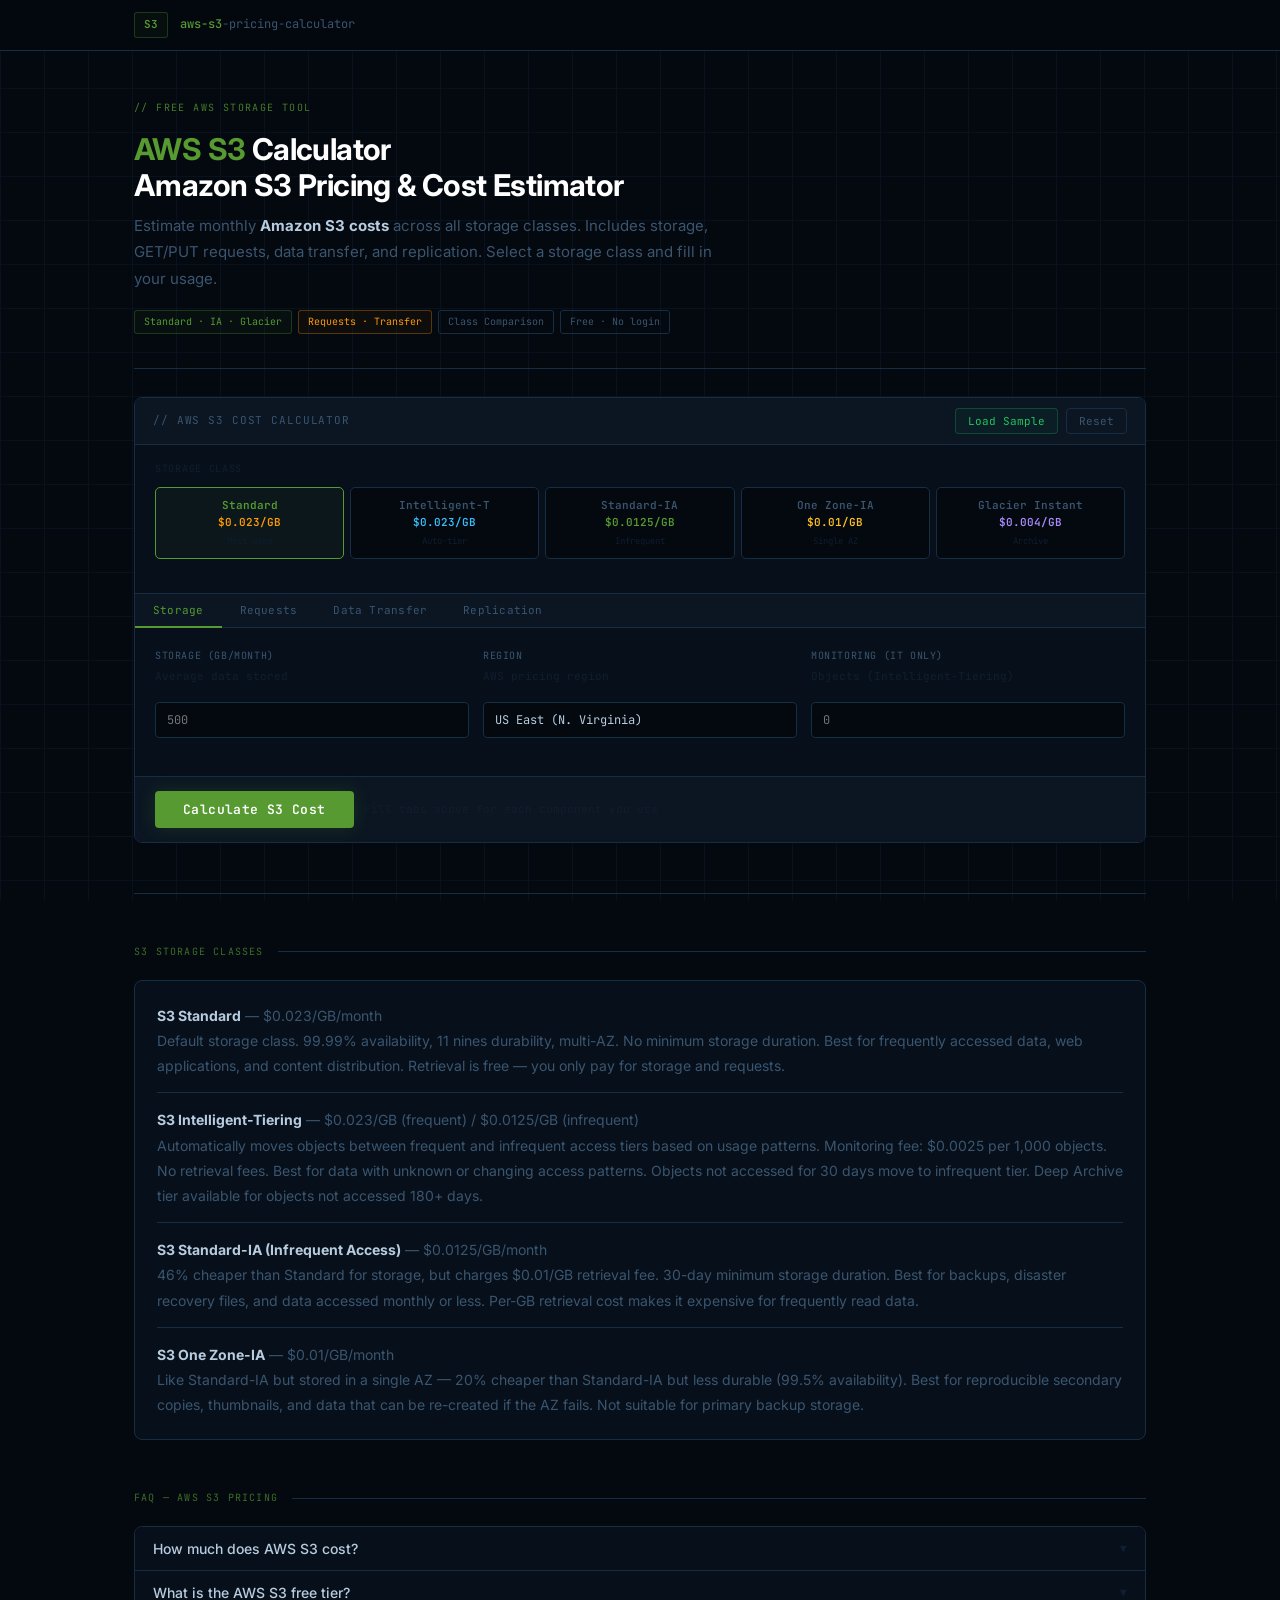
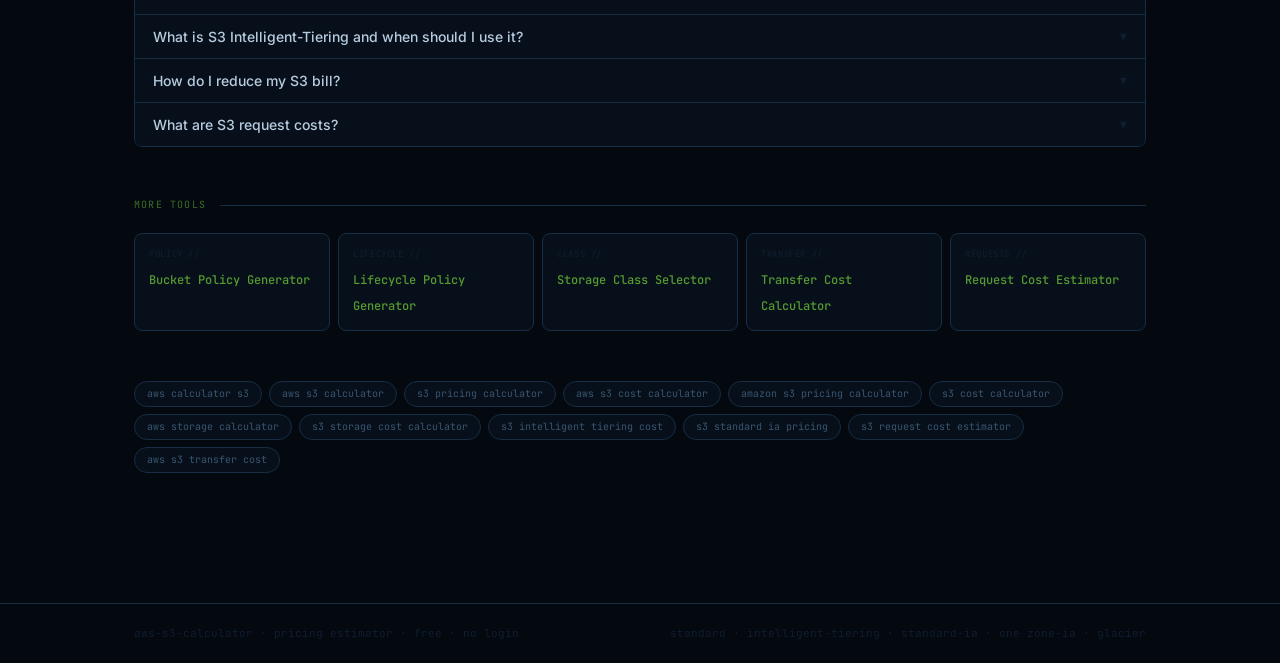
<file: index.html>
<!DOCTYPE html>

<html lang="en">
<head>
<meta charset="UTF-8">
<meta name="viewport" content="width=device-width, initial-scale=1.0">
<meta name="google-site-verification" content="PkLa_ViOo6FAHpvh8SacceMb95o9tePRdrqLNBz9X1M" />
<meta name="robots" content="index, follow">

<title>AWS S3 Calculator – Free Amazon S3 Pricing &amp; Cost Calculator</title>

<meta name="description" content="Free AWS S3 calculator. Estimate monthly Amazon S3 costs by storage class, requests (GET/PUT/LIST), data transfer, and replication. Covers Standard, Intelligent-Tiering, Standard-IA, One Zone-IA, Glacier. No login required.">

<meta name="keywords" content="aws calculator s3, aws s3 calculator, calculator s3 aws, aws s3 cost calculator, s3 pricing calculator, amazon s3 pricing calculator, aws s3 pricing calculator, s3 calculator, s3 cost calculator, s3 price calculator, aws s3 cost estimator, aws storage calculator, aws storage pricing calculator, s3 storage calculator, amazon s3 cost calculator, s3 storage cost calculator">

<link rel="canonical" href="https://franrivalbigprojects.github.io/aws-s3-tools/">

<meta property="og:title" content="AWS S3 Calculator – Amazon S3 Pricing and Cost Estimator">
<meta property="og:description" content="Calculate Amazon S3 monthly costs by storage class, requests, data transfer, and replication. Free, no login.">
<meta property="og:type" content="website">

<link rel="preconnect" href="https://fonts.googleapis.com">
<link rel="preconnect" href="https://fonts.gstatic.com" crossorigin>
<link href="https://fonts.googleapis.com/css2?family=JetBrains+Mono:wght@400;500;600&family=Inter:wght@400;500;600;700&display=swap" rel="stylesheet">

<style>
:root {
  --bg: #04080f;
  --surface: #07101a;
  --surface2: #0b1622;
  --border: #0f1e30;
  --border2: #162d44;
  --s3: #569a31;
  --s3-dim: rgba(86,154,49,0.1);
  --s3-dim2: rgba(86,154,49,0.05);
  --aws: #ff9900;
  --aws-dim: rgba(255,153,0,0.08);
  --aws-dim2: rgba(255,153,0,0.04);
  --blue: #38bdf8;
  --blue-dim: rgba(56,189,248,0.08);
  --green: #22c55e;
  --green-dim: rgba(34,197,94,0.1);
  --green-dim2: rgba(34,197,94,0.05);
  --orange: #f97316;
  --orange-dim: rgba(249,115,22,0.08);
  --yellow: #fbbf24;
  --yellow-dim: rgba(251,191,36,0.08);
  --purple: #a78bfa;
  --purple-dim: rgba(167,139,250,0.08);
  --text: #b8cce0;
  --text-muted: #3a5570;
  --text-dim: #0f1e30;
  --mono: 'JetBrains Mono', monospace;
  --sans: 'Inter', sans-serif;
  --r: 8px;
}

* { box-sizing: border-box; margin: 0; padding: 0; }

body {
  font-family: var(--sans);
  background: var(--bg);
  color: var(--text);
  min-height: 100vh;
  line-height: 1.6;
}

body::after {
  content: "";
  position: fixed;
  inset: 0;
  background-image:
    linear-gradient(var(--border) 1px, transparent 1px),
    linear-gradient(90deg, var(--border) 1px, transparent 1px);
  background-size: 44px 44px;
  opacity: 0.45;
  pointer-events: none;
  z-index: 0;
}

header {
  border-bottom: 1px solid var(--border2);
  position: sticky;
  top: 0;
  z-index: 100;
  background: rgba(4,8,15,0.96);
  backdrop-filter: blur(12px);
}

.header-inner {
  max-width: 1060px;
  margin: 0 auto;
  padding: 0 24px;
  height: 50px;
  display: flex;
  align-items: center;
  gap: 12px;
  position: relative;
  z-index: 1;
}

.logo-pill {
  font-family: var(--mono);
  font-size: 11px;
  font-weight: 600;
  color: var(--s3);
  background: var(--s3-dim2);
  border: 1px solid rgba(86,154,49,0.3);
  border-radius: 3px;
  padding: 3px 9px;
}

.logo-text {
  font-family: var(--mono);
  font-size: 12px;
  color: var(--text-muted);
}

.logo-text strong { color: var(--s3); font-weight: 500; }

.wrapper {
  max-width: 1060px;
  margin: 0 auto;
  padding: 0 24px 80px;
  position: relative;
  z-index: 1;
}

/* HERO */
.hero {
  padding: 48px 0 34px;
  border-bottom: 1px solid var(--border2);
  margin-bottom: 28px;
}

.hero-eyebrow {
  font-family: var(--mono);
  font-size: 10px;
  letter-spacing: 0.14em;
  text-transform: uppercase;
  color: var(--s3);
  margin-bottom: 14px;
  opacity: 0.8;
}

h1 {
  font-size: clamp(22px, 3.2vw, 30px);
  font-weight: 700;
  color: #fff;
  margin-bottom: 10px;
  letter-spacing: -0.02em;
  line-height: 1.2;
}

h1 em { font-style: normal; color: var(--s3); }

.hero-sub {
  font-size: 15px;
  color: var(--text-muted);
  max-width: 600px;
  line-height: 1.75;
  margin-bottom: 18px;
}

.hero-sub strong { color: var(--text); }

.pill-row { display: flex; flex-wrap: wrap; gap: 6px; }

.pill {
  font-family: var(--mono);
  font-size: 10px;
  padding: 3px 9px;
  border-radius: 3px;
  border: 1px solid;
}

.pill-s3  { color: var(--s3);  background: var(--s3-dim2);  border-color: rgba(86,154,49,0.3); }
.pill-aws { color: var(--aws); background: var(--aws-dim2); border-color: rgba(255,153,0,0.3); }
.pill-dim { color: var(--text-muted); border-color: var(--border2); }

/* TOOL */
.tool-shell {
  background: var(--surface);
  border: 1px solid var(--border2);
  border-radius: var(--r);
  overflow: hidden;
  margin-bottom: 18px;
}

.tool-topbar {
  background: var(--surface2);
  border-bottom: 1px solid var(--border2);
  padding: 10px 18px;
  display: flex;
  align-items: center;
  justify-content: space-between;
  flex-wrap: wrap;
  gap: 8px;
}

.topbar-label {
  font-family: var(--mono);
  font-size: 11px;
  color: var(--text-muted);
  text-transform: uppercase;
  letter-spacing: 0.08em;
}

.btn-sm {
  font-family: var(--mono);
  font-size: 11px;
  padding: 5px 12px;
  border-radius: 4px;
  cursor: pointer;
  border: 1px solid;
  transition: opacity 0.15s;
}

.btn-sm:hover { opacity: 0.75; }
.btn-s3    { background: var(--s3-dim2); color: var(--s3); border-color: rgba(86,154,49,0.3); }
.btn-ghost { background: transparent; color: var(--text-muted); border-color: var(--border2); }
.btn-green { background: var(--green-dim2); color: var(--green); border-color: rgba(34,197,94,0.25); }

/* TABS */
.calc-tabs {
  display: flex;
  border-bottom: 1px solid var(--border2);
  background: var(--surface2);
}

.ctab {
  padding: 9px 18px;
  font-family: var(--mono);
  font-size: 11px;
  color: var(--text-muted);
  cursor: pointer;
  border: none;
  background: transparent;
  border-bottom: 2px solid transparent;
  margin-bottom: -1px;
  transition: color 0.15s;
  letter-spacing: 0.02em;
}

.ctab.active { color: var(--s3); border-bottom-color: var(--s3); }
.ctab:hover:not(.active) { color: var(--text); }

.ctpanel { display: none; padding: 20px; }
.ctpanel.active { display: block; }

/* FORM */
.form-grid {
  display: grid;
  grid-template-columns: 1fr 1fr 1fr;
  gap: 14px;
  margin-bottom: 18px;
}

.field { display: flex; flex-direction: column; gap: 5px; }

.field-label {
  font-family: var(--mono);
  font-size: 10px;
  color: var(--text-muted);
  letter-spacing: 0.06em;
  text-transform: uppercase;
}

.field-hint {
  font-size: 11px;
  color: var(--text-dim);
  font-family: var(--mono);
  margin-top: -2px;
}

.s3-input, .s3-select {
  background: var(--bg);
  border: 1px solid var(--border2);
  border-radius: 4px;
  padding: 9px 11px;
  font-family: var(--mono);
  font-size: 12px;
  color: var(--text);
  width: 100%;
  -webkit-appearance: none;
  transition: border-color 0.2s;
}

.s3-input:focus, .s3-select:focus {
  outline: none;
  border-color: rgba(86,154,49,0.35);
}

.s3-select option { background: #0b1622; }

/* Storage class row */
.sc-grid {
  display: grid;
  grid-template-columns: repeat(5, 1fr);
  gap: 6px;
  margin-bottom: 18px;
}

.sc-btn {
  background: var(--bg);
  border: 1px solid var(--border2);
  border-radius: 5px;
  padding: 10px 6px;
  text-align: center;
  cursor: pointer;
  transition: all 0.15s;
}

.sc-btn:hover { border-color: rgba(86,154,49,0.3); }

.sc-btn.active {
  border-color: var(--s3);
  background: var(--s3-dim2);
}

.scb-name {
  font-family: var(--mono);
  font-size: 11px;
  font-weight: 600;
  color: var(--text-muted);
  display: block;
  margin-bottom: 2px;
  line-height: 1.3;
}

.sc-btn.active .scb-name { color: var(--s3); }

.scb-price {
  font-family: var(--mono);
  font-size: 11px;
  font-weight: 600;
  display: block;
  margin-bottom: 2px;
}

.scb-note {
  font-family: var(--mono);
  font-size: 9px;
  color: var(--text-dim);
  display: block;
}

/* Calc bar */
.calc-bar {
  padding: 14px 20px;
  background: var(--surface2);
  border-top: 1px solid var(--border2);
  display: flex;
  gap: 10px;
  align-items: center;
}

.btn-calc {
  padding: 10px 28px;
  font-family: var(--mono);
  font-size: 13px;
  font-weight: 600;
  background: var(--s3);
  color: #fff;
  border: none;
  border-radius: 4px;
  cursor: pointer;
  letter-spacing: 0.03em;
  transition: opacity 0.15s, box-shadow 0.15s;
  box-shadow: 0 0 18px rgba(86,154,49,0.2);
}

.btn-calc:hover { opacity: 0.87; box-shadow: 0 0 26px rgba(86,154,49,0.35); }

/* RESULTS */
#resultsWrap { display: none; }

.results-cards {
  display: grid;
  grid-template-columns: repeat(4, 1fr);
  gap: 10px;
  margin-bottom: 14px;
}

.res-card {
  background: var(--surface2);
  border: 1px solid var(--border2);
  border-radius: var(--r);
  padding: 16px;
  position: relative;
  overflow: hidden;
}

.res-card::before {
  content: '';
  position: absolute;
  top: 0; left: 0; right: 0;
  height: 2px;
}

.rc-s3::before    { background: var(--s3); }
.rc-blue::before  { background: var(--blue); }
.rc-aws::before   { background: var(--aws); }
.rc-purple::before{ background: var(--purple); }

.rc-label { font-family: var(--mono); font-size: 9px; text-transform: uppercase; letter-spacing: 0.1em; color: var(--text-dim); margin-bottom: 8px; }
.rc-val   { font-family: var(--mono); font-size: 22px; font-weight: 600; line-height: 1; margin-bottom: 3px; }
.rc-sub   { font-family: var(--mono); font-size: 10px; color: var(--text-muted); }

.breakdown {
  background: var(--surface);
  border: 1px solid var(--border2);
  border-radius: var(--r);
  overflow: hidden;
  margin-bottom: 14px;
}

.bt-head {
  background: var(--surface2);
  border-bottom: 1px solid var(--border2);
  padding: 8px 16px;
  font-family: var(--mono);
  font-size: 10px;
  text-transform: uppercase;
  letter-spacing: 0.08em;
  color: var(--text-muted);
}

.bt-row {
  display: flex;
  justify-content: space-between;
  align-items: center;
  padding: 9px 16px;
  border-bottom: 1px solid var(--border2);
  font-family: var(--mono);
  font-size: 12px;
}

.bt-row:last-child { border-bottom: none; }
.bt-row:hover { background: rgba(86,154,49,0.02); }
.bt-key   { color: var(--text-muted); }
.bt-val   { color: var(--text); }
.bt-total { color: var(--s3); font-size: 14px; font-weight: 600; }

/* Class comparison */
.cmp-table {
  background: var(--surface);
  border: 1px solid var(--border2);
  border-radius: var(--r);
  overflow: hidden;
  margin-bottom: 14px;
}

.cmp-row {
  display: grid;
  grid-template-columns: 170px 1fr 1fr 1fr 1fr 1fr;
  border-bottom: 1px solid var(--border2);
}

.cmp-row:last-child { border-bottom: none; }
.cmp-row.cmp-head   { background: var(--surface2); }
.cmp-row.cmp-active { background: var(--s3-dim2); }

.cmp-cell {
  padding: 9px 10px;
  font-family: var(--mono);
  font-size: 11px;
  color: var(--text-muted);
  border-right: 1px solid var(--border2);
  display: flex;
  align-items: center;
}

.cmp-cell:last-child { border-right: none; }
.cmp-head .cmp-cell { font-size: 10px; color: var(--text-dim); text-transform: uppercase; letter-spacing: 0.05em; }
.cmp-row.cmp-active .cmp-cell { color: var(--s3); }

/* DIVIDER */
hr.divider { border: none; border-top: 1px solid var(--border2); margin: 50px 0; }

.content-section { margin-bottom: 50px; }

.sec-head {
  display: flex;
  align-items: center;
  gap: 14px;
  margin-bottom: 20px;
}

.sec-label {
  font-family: var(--mono);
  font-size: 10px;
  text-transform: uppercase;
  letter-spacing: 0.12em;
  color: var(--s3);
  white-space: nowrap;
  opacity: 0.7;
}

.sec-rule { flex: 1; height: 1px; background: var(--border2); }

p { font-size: 14px; color: var(--text-muted); line-height: 1.8; margin-bottom: 10px; }
p strong { color: var(--text); }

code {
  font-family: var(--mono);
  font-size: 12px;
  background: var(--surface2);
  color: var(--s3);
  padding: 2px 7px;
  border-radius: 3px;
  border: 1px solid var(--border2);
}

.dense-block {
  background: var(--surface);
  border: 1px solid var(--border2);
  border-radius: var(--r);
  padding: 22px;
  margin-top: 14px;
}

.dense-block p { margin-bottom: 14px; padding-bottom: 14px; border-bottom: 1px solid var(--border2); }
.dense-block p:last-child { margin-bottom: 0; padding-bottom: 0; border-bottom: none; }

.faq-list {
  margin-top: 14px;
  border: 1px solid var(--border2);
  border-radius: var(--r);
  overflow: hidden;
}

.faq-item { border-bottom: 1px solid var(--border2); }
.faq-item:last-child { border-bottom: none; }

.faq-q {
  width: 100%;
  text-align: left;
  background: var(--surface);
  border: none;
  padding: 13px 18px;
  font-size: 14px;
  font-weight: 500;
  color: var(--text);
  font-family: var(--sans);
  cursor: pointer;
  display: flex;
  justify-content: space-between;
  align-items: center;
  gap: 12px;
  transition: background 0.15s;
}

.faq-q:hover { background: var(--s3-dim2); }
.faq-arrow { font-family: var(--mono); font-size: 11px; color: var(--text-dim); transition: transform 0.2s; flex-shrink: 0; }
.faq-item.open .faq-arrow { transform: rotate(180deg); }

.faq-a {
  display: none;
  padding: 0 18px 13px;
  font-size: 13px;
  color: var(--text-muted);
  line-height: 1.75;
  border-top: 1px solid var(--border2);
  background: var(--bg);
}

.faq-item.open .faq-a { display: block; }
.faq-a code { font-family: var(--mono); font-size: 11px; color: var(--s3); background: var(--s3-dim2); border-radius: 3px; padding: 1px 5px; }

.other-tools {
  display: grid;
  grid-template-columns: repeat(auto-fill, minmax(180px, 1fr));
  gap: 8px;
  margin-top: 12px;
}

.otl {
  background: var(--surface);
  border: 1px solid var(--border2);
  border-radius: var(--r);
  padding: 12px 14px;
  text-decoration: none;
  display: block;
  transition: border-color 0.15s;
}

.otl:hover { border-color: rgba(86,154,49,0.3); }
.otl-eye  { font-family: var(--mono); font-size: 9px; color: var(--text-dim); text-transform: uppercase; letter-spacing: 0.07em; margin-bottom: 4px; }
.otl-name { font-family: var(--mono); font-size: 12px; color: var(--s3); font-weight: 500; }

.tag-cloud { display: flex; flex-wrap: wrap; gap: 7px; margin-bottom: 50px; }

.tag {
  font-family: var(--mono);
  font-size: 10px;
  color: var(--text-muted);
  background: var(--surface);
  border: 1px solid var(--border2);
  border-radius: 100px;
  padding: 4px 12px;
  cursor: default;
  transition: color 0.15s, border-color 0.15s;
}

.tag:hover { color: var(--s3); border-color: rgba(86,154,49,0.3); }

footer { border-top: 1px solid var(--border2); padding: 20px 0; position: relative; z-index: 1; }

.footer-inner {
  max-width: 1060px;
  margin: 0 auto;
  padding: 0 24px;
  display: flex;
  justify-content: space-between;
  align-items: center;
  flex-wrap: wrap;
  gap: 8px;
}

footer p { font-family: var(--mono); font-size: 11px; color: var(--text-dim); margin: 0; }

@media (max-width: 700px) {
  .sc-grid  { grid-template-columns: repeat(3, 1fr); }
  .form-grid { grid-template-columns: 1fr 1fr; }
  .results-cards { grid-template-columns: 1fr 1fr; }
  .cmp-row { grid-template-columns: 110px repeat(5, 1fr); font-size: 10px; }
}
</style>

<script type="application/ld+json">
{
  "@context": "https://schema.org",
  "@type": "SoftwareApplication",
  "name": "AWS S3 Calculator",
  "applicationCategory": "DeveloperApplication",
  "operatingSystem": "Web",
  "offers": { "@type": "Offer", "price": "0", "priceCurrency": "USD" },
  "description": "Free Amazon S3 pricing calculator. Estimate monthly S3 costs for all storage classes: Standard, Intelligent-Tiering, Standard-IA, One Zone-IA, and Glacier. Includes storage, GET/PUT/LIST requests, data transfer, and replication costs.",
  "featureList": "S3 Standard cost, S3 Intelligent-Tiering, Standard-IA cost, One Zone-IA, Glacier Instant, storage class comparison, request cost estimator, data transfer cost, replication cost"
}
</script>

<script type="application/ld+json">
{
  "@context": "https://schema.org",
  "@type": "FAQPage",
  "mainEntity": [
    {
      "@type": "Question",
      "name": "How much does AWS S3 cost per GB?",
      "acceptedAnswer": {
        "@type": "Answer",
        "text": "AWS S3 storage costs (US East, first 50TB): S3 Standard ~$0.023/GB/month. S3 Intelligent-Tiering ~$0.023/GB (frequent) / $0.0125/GB (infrequent). S3 Standard-IA ~$0.0125/GB. S3 One Zone-IA ~$0.01/GB. S3 Glacier Instant ~$0.004/GB. S3 Glacier Flexible ~$0.0036/GB. S3 Glacier Deep Archive ~$0.00099/GB. Request and data transfer costs are additional."
      }
    },
    {
      "@type": "Question",
      "name": "What does the AWS S3 calculator include?",
      "acceptedAnswer": {
        "@type": "Answer",
        "text": "The S3 cost calculator covers: (1) Storage cost by class and size. (2) Request costs — PUT, COPY, POST, LIST cost $0.005/1000 requests; GET, SELECT, others cost $0.0004/1000 requests. (3) Data transfer out — first 100GB/month free, then $0.09/GB up to 10TB. (4) S3 Replication — adds storage cost in the destination region plus replication request fees."
      }
    },
    {
      "@type": "Question",
      "name": "What is the cheapest AWS S3 storage class?",
      "acceptedAnswer": {
        "@type": "Answer",
        "text": "S3 Glacier Deep Archive at ~$0.00099/GB/month is the cheapest storage class — 23x cheaper than S3 Standard. However it has a 180-day minimum and 12-48 hour retrieval time. For active data with infrequent access, S3 Standard-IA at $0.0125/GB or One Zone-IA at $0.01/GB are the cheapest with fast retrieval."
      }
    }
  ]
}
</script>

</head>

<body>

<header>
  <div class="header-inner">
    <span class="logo-pill">S3</span>
    <span class="logo-text"><strong>aws-s3</strong>-pricing-calculator</span>
  </div>
</header>

<div class="wrapper">

  <!-- HERO -->

  <section class="hero">
    <p class="hero-eyebrow">// Free AWS Storage Tool</p>
    <h1><em>AWS S3</em> Calculator<br>Amazon S3 Pricing &amp; Cost Estimator</h1>
    <p class="hero-sub">
      Estimate monthly <strong>Amazon S3 costs</strong> across all storage classes. Includes storage, GET/PUT requests, data transfer, and replication. Select a storage class and fill in your usage.
    </p>
    <div class="pill-row">
      <span class="pill pill-s3">Standard · IA · Glacier</span>
      <span class="pill pill-aws">Requests · Transfer</span>
      <span class="pill pill-dim">Class Comparison</span>
      <span class="pill pill-dim">Free · No login</span>
    </div>
  </section>

  <!-- TOOL -->

  <div class="tool-shell">
    <div class="tool-topbar">
      <span class="topbar-label">// AWS S3 Cost Calculator</span>
      <div style="display:flex;gap:8px;">
        <button class="btn-sm btn-green" onclick="loadSample()">Load Sample</button>
        <button class="btn-sm btn-ghost" onclick="resetCalc()">Reset</button>
      </div>
    </div>


<!-- Storage class selector -->
<div style="padding:16px 20px 0;border-bottom:1px solid var(--border2);padding-bottom:16px;">
  <div style="font-family:var(--mono);font-size:10px;color:var(--text-dim);text-transform:uppercase;letter-spacing:0.07em;margin-bottom:10px;">Storage Class</div>
  <div class="sc-grid" id="scGrid"></div>
</div>

<!-- Tabs -->
<div class="calc-tabs">
  <button class="ctab active" id="ctab-storage" onclick="switchCtab('storage')">Storage</button>
  <button class="ctab" id="ctab-requests" onclick="switchCtab('requests')">Requests</button>
  <button class="ctab" id="ctab-transfer" onclick="switchCtab('transfer')">Data Transfer</button>
  <button class="ctab" id="ctab-replication" onclick="switchCtab('replication')">Replication</button>
</div>

<!-- Storage tab -->
<div class="ctpanel active" id="ctpanel-storage">
  <div class="form-grid">
    <div class="field">
      <label class="field-label">Storage (GB/month)</label>
      <p class="field-hint">Average data stored</p>
      <input class="s3-input" type="number" id="storageGB" placeholder="500" min="0">
    </div>
    <div class="field">
      <label class="field-label">Region</label>
      <p class="field-hint">AWS pricing region</p>
      <select class="s3-select" id="regionSelect">
        <option value="use1">US East (N. Virginia)</option>
        <option value="usw2">US West (Oregon)</option>
        <option value="euw1">EU West (Ireland)</option>
        <option value="apse1">AP Southeast (Singapore)</option>
        <option value="apne1">AP Northeast (Tokyo)</option>
      </select>
    </div>
    <div class="field">
      <label class="field-label">Monitoring (IT only)</label>
      <p class="field-hint">Objects (Intelligent-Tiering)</p>
      <input class="s3-input" type="number" id="itObjects" placeholder="0" min="0">
    </div>
  </div>
</div>

<!-- Requests tab -->
<div class="ctpanel" id="ctpanel-requests">
  <div class="form-grid">
    <div class="field">
      <label class="field-label">PUT / COPY / POST (thousands)</label>
      <p class="field-hint">Write requests / month</p>
      <input class="s3-input" type="number" id="putReqs" placeholder="100" min="0">
    </div>
    <div class="field">
      <label class="field-label">GET / SELECT (thousands)</label>
      <p class="field-hint">Read requests / month</p>
      <input class="s3-input" type="number" id="getReqs" placeholder="500" min="0">
    </div>
    <div class="field">
      <label class="field-label">LIST requests (thousands)</label>
      <p class="field-hint">Bucket list operations</p>
      <input class="s3-input" type="number" id="listReqs" placeholder="10" min="0">
    </div>
  </div>
</div>

<!-- Transfer tab -->
<div class="ctpanel" id="ctpanel-transfer">
  <div class="form-grid">
    <div class="field">
      <label class="field-label">Transfer Out to Internet (GB)</label>
      <p class="field-hint">First 100 GB/month free</p>
      <input class="s3-input" type="number" id="transferOut" placeholder="200" min="0">
    </div>
    <div class="field">
      <label class="field-label">Transfer to CloudFront (GB)</label>
      <p class="field-hint">Free via CloudFront</p>
      <input class="s3-input" type="number" id="transferCF" placeholder="0" min="0">
    </div>
    <div class="field">
      <label class="field-label">Cross-Region Transfer (GB)</label>
      <p class="field-hint">~$0.02/GB</p>
      <input class="s3-input" type="number" id="transferCR" placeholder="0" min="0">
    </div>
  </div>
</div>

<!-- Replication tab -->
<div class="ctpanel" id="ctpanel-replication">
  <div class="form-grid">
    <div class="field">
      <label class="field-label">Replicated Data (GB)</label>
      <p class="field-hint">Adds dest. region storage cost</p>
      <input class="s3-input" type="number" id="replGB" placeholder="0" min="0">
    </div>
    <div class="field">
      <label class="field-label">Replication Requests (thousands)</label>
      <p class="field-hint">PUT reqs in dest. region</p>
      <input class="s3-input" type="number" id="replReqs" placeholder="0" min="0">
    </div>
  </div>
</div>

<div class="calc-bar">
  <button class="btn-calc" onclick="calcS3()">Calculate S3 Cost</button>
  <span style="font-family:var(--mono);font-size:11px;color:var(--text-dim);">Fill tabs above for each component you use</span>
</div>


  </div>

  <!-- RESULTS -->

  <div id="resultsWrap">
    <div class="results-cards" id="resultsCards"></div>
    <div class="breakdown" id="breakdownTable"></div>
    <div class="cmp-table" id="cmpTable"></div>
  </div>

  <hr class="divider">

  <section class="content-section">
    <div class="sec-head">
      <span class="sec-label">S3 Storage Classes</span>
      <span class="sec-rule"></span>
    </div>
    <div class="dense-block">
      <p><strong>S3 Standard</strong> — $0.023/GB/month<br>
      Default storage class. 99.99% availability, 11 nines durability, multi-AZ. No minimum storage duration. Best for frequently accessed data, web applications, and content distribution. Retrieval is free — you only pay for storage and requests.</p>


  <p><strong>S3 Intelligent-Tiering</strong> — $0.023/GB (frequent) / $0.0125/GB (infrequent)<br>
  Automatically moves objects between frequent and infrequent access tiers based on usage patterns. Monitoring fee: $0.0025 per 1,000 objects. No retrieval fees. Best for data with unknown or changing access patterns. Objects not accessed for 30 days move to infrequent tier. Deep Archive tier available for objects not accessed 180+ days.</p>

  <p><strong>S3 Standard-IA (Infrequent Access)</strong> — $0.0125/GB/month<br>
  46% cheaper than Standard for storage, but charges $0.01/GB retrieval fee. 30-day minimum storage duration. Best for backups, disaster recovery files, and data accessed monthly or less. Per-GB retrieval cost makes it expensive for frequently read data.</p>

  <p><strong>S3 One Zone-IA</strong> — $0.01/GB/month<br>
  Like Standard-IA but stored in a single AZ — 20% cheaper than Standard-IA but less durable (99.5% availability). Best for reproducible secondary copies, thumbnails, and data that can be re-created if the AZ fails. Not suitable for primary backup storage.</p>
</div>


  </section>

  <section class="content-section">
    <div class="sec-head">
      <span class="sec-label">FAQ — AWS S3 Pricing</span>
      <span class="sec-rule"></span>
    </div>
    <div class="faq-list">
      <div class="faq-item">
        <button class="faq-q" onclick="toggleFaq(this)">How much does AWS S3 cost?<span class="faq-arrow">&#9660;</span></button>
        <div class="faq-a">S3 Standard: ~$0.023/GB/month. First 50TB discounted; above 500TB at $0.021/GB. Plus request costs: PUT/COPY $0.005 per 1,000 requests, GET $0.0004 per 1,000. Data transfer out first 100GB/month free, then $0.09/GB up to 10TB. Most small projects pay under $5/month. The AWS Free Tier includes 5GB Standard, 20,000 GET requests, and 2,000 PUT requests per month for 12 months.</div>
      </div>
      <div class="faq-item">
        <button class="faq-q" onclick="toggleFaq(this)">What is the AWS S3 free tier?<span class="faq-arrow">&#9660;</span></button>
        <div class="faq-a">New AWS accounts get 12 months free: 5 GB of S3 Standard storage, 20,000 GET requests, 2,000 PUT/COPY/POST/LIST requests, and 15 GB of data transfer out per month. After 12 months, standard rates apply. Some services like AWS Lambda have a permanent free tier, but S3 storage free tier expires after 12 months.</div>
      </div>
      <div class="faq-item">
        <button class="faq-q" onclick="toggleFaq(this)">What is S3 Intelligent-Tiering and when should I use it?<span class="faq-arrow">&#9660;</span></button>
        <div class="faq-a">Intelligent-Tiering automatically moves objects between access tiers based on usage. Objects not accessed for 30 days move to Infrequent tier (50% cheaper). Objects not accessed for 90 days can move to Archive Instant tier. No retrieval fees. Monitoring fee: $0.0025 per 1,000 objects. Best for large datasets with unpredictable access. Not cost-effective for objects under 128KB or data accessed frequently.</div>
      </div>
      <div class="faq-item">
        <button class="faq-q" onclick="toggleFaq(this)">How do I reduce my S3 bill?<span class="faq-arrow">&#9660;</span></button>
        <div class="faq-a">Key optimizations: (1) Use lifecycle policies to automatically move infrequently accessed objects to Standard-IA or Glacier. (2) Enable Intelligent-Tiering for large buckets with unpredictable access. (3) Use CloudFront in front of S3 — transfer from S3 to CloudFront is free. (4) Delete incomplete multipart uploads (hidden cost). (5) Compress objects before storing to reduce GB. (6) Use S3 Storage Lens to identify unused buckets and large objects.</div>
      </div>
      <div class="faq-item">
        <button class="faq-q" onclick="toggleFaq(this)">What are S3 request costs?<span class="faq-arrow">&#9660;</span></button>
        <div class="faq-a">PUT, COPY, POST, LIST: $0.005 per 1,000 requests. GET, SELECT, and all other requests: $0.0004 per 1,000 requests. Lifecycle transition requests: $0.01 per 1,000. For Standard-IA and One Zone-IA, GET requests also include a $0.01/GB retrieval fee. High-volume applications with millions of requests pay significant request costs — use caching to minimize GET requests.</div>
      </div>
    </div>
  </section>

  <section class="content-section">
    <div class="sec-head">
      <span class="sec-label">More Tools</span>
      <span class="sec-rule"></span>
    </div>
    <div class="other-tools">
      <a href="s3_bucket_policy_generator/" class="otl"><p class="otl-eye">policy //</p><span class="otl-name">Bucket Policy Generator</span></a>
      <a href="s3_lifecycle_policy_generator/" class="otl"><p class="otl-eye">lifecycle //</p><span class="otl-name">Lifecycle Policy Generator</span></a>
      <a href="s3_storage_class_selector/" class="otl"><p class="otl-eye">class //</p><span class="otl-name">Storage Class Selector</span></a>
      <a href="s3_transfer_cost_calculator/" class="otl"><p class="otl-eye">transfer //</p><span class="otl-name">Transfer Cost Calculator</span></a>
      <a href="s3_request_cost_estimator/" class="otl"><p class="otl-eye">requests //</p><span class="otl-name">Request Cost Estimator</span></a>
    </div>
  </section>

  <div class="tag-cloud">
    <span class="tag">aws calculator s3</span>
    <span class="tag">aws s3 calculator</span>
    <span class="tag">s3 pricing calculator</span>
    <span class="tag">aws s3 cost calculator</span>
    <span class="tag">amazon s3 pricing calculator</span>
    <span class="tag">s3 cost calculator</span>
    <span class="tag">aws storage calculator</span>
    <span class="tag">s3 storage cost calculator</span>
    <span class="tag">s3 intelligent tiering cost</span>
    <span class="tag">s3 standard ia pricing</span>
    <span class="tag">s3 request cost estimator</span>
    <span class="tag">aws s3 transfer cost</span>
  </div>

</div>

<footer>
  <div class="footer-inner">
    <p>aws-s3-calculator &middot; pricing estimator &middot; free &middot; no login</p>
    <p>standard &middot; intelligent-tiering &middot; standard-ia &middot; one zone-ia &middot; glacier</p>
  </div>
</footer>

<script>
// ─── PRICING ───
var CLASSES = [
  { id: 'standard',    name: 'Standard',      shortName: 'Std',
    prices: { use1:0.023,  usw2:0.023,  euw1:0.024,  apse1:0.025, apne1:0.025 },
    retrieval: 0, minDays: 0,  note: 'Most used' },
  { id: 'it',          name: 'Intelligent-T',  shortName: 'IT',
    prices: { use1:0.023,  usw2:0.023,  euw1:0.024,  apse1:0.025, apne1:0.025 },
    retrieval: 0, minDays: 30, note: 'Auto-tier' },
  { id: 'standard-ia', name: 'Standard-IA',   shortName: 'Std-IA',
    prices: { use1:0.0125, usw2:0.0125, euw1:0.0135, apse1:0.015, apne1:0.015 },
    retrieval: 0.01, minDays: 30, note: 'Infrequent' },
  { id: 'one-zone-ia', name: 'One Zone-IA',   shortName: '1Z-IA',
    prices: { use1:0.01,   usw2:0.01,   euw1:0.011,  apse1:0.012, apne1:0.012 },
    retrieval: 0.01, minDays: 30, note: 'Single AZ' },
  { id: 'glacier-instant', name: 'Glacier Instant', shortName: 'GCI',
    prices: { use1:0.004,  usw2:0.004,  euw1:0.0044, apse1:0.005, apne1:0.005 },
    retrieval: 0.03, minDays: 90, note: 'Archive' }
];

var TRANSFER_PRICES = {
  use1:  0.09, usw2: 0.09, euw1: 0.09, apse1: 0.09, apne1: 0.114
};

var PUT_COST_PER_1K  = 0.005;
var GET_COST_PER_1K  = 0.0004;
var LIST_COST_PER_1K = 0.005;
var IT_MONITOR_PER_1K = 0.0025;
var CROSS_REGION_COST = 0.02;
var REPL_PUT_COST     = 0.005;

var activeClass = 'standard';

function init() {
  var grid = document.getElementById('scGrid');
  CLASSES.forEach(function(sc) {
    var btn = document.createElement('div');
    btn.className = 'sc-btn' + (sc.id === activeClass ? ' active' : '');
    btn.id = 'sc-' + sc.id;
    btn.onclick = function() { selectClass(sc.id); };

    var name = document.createElement('span');
    name.className = 'scb-name';
    name.textContent = sc.name;

    var price = document.createElement('span');
    price.className = 'scb-price';
    price.style.color = sc.id === 'standard' ? 'var(--aws)'
      : sc.id === 'it' ? 'var(--blue)'
      : sc.id === 'standard-ia' ? 'var(--s3)'
      : sc.id === 'one-zone-ia' ? 'var(--yellow)'
      : 'var(--purple)';
    price.textContent = '$' + sc.prices.use1 + '/GB';

    var note = document.createElement('span');
    note.className = 'scb-note';
    note.textContent = sc.note;

    btn.appendChild(name);
    btn.appendChild(price);
    btn.appendChild(note);
    grid.appendChild(btn);
  });
}

function selectClass(id) {
  activeClass = id;
  document.querySelectorAll('.sc-btn').forEach(function(b) { b.classList.remove('active'); });
  var btn = document.getElementById('sc-' + id);
  if (btn) btn.classList.add('active');
  var itField = document.getElementById('itObjects');
  if (itField) itField.parentElement.style.opacity = id === 'it' ? '1' : '0.4';
}

function switchCtab(id) {
  document.querySelectorAll('.ctab').forEach(function(b) { b.classList.remove('active'); });
  document.querySelectorAll('.ctpanel').forEach(function(p) { p.classList.remove('active'); });
  document.getElementById('ctab-' + id).classList.add('active');
  document.getElementById('ctpanel-' + id).classList.add('active');
}

function fmtP(n) { return '$' + n.toFixed(2); }

function calcS3() {
  var storageGB  = parseFloat(document.getElementById('storageGB').value) || 0;
  var region     = document.getElementById('regionSelect').value;
  var itObjects  = parseFloat(document.getElementById('itObjects').value) || 0;
  var putReqs    = parseFloat(document.getElementById('putReqs').value) || 0;
  var getReqs    = parseFloat(document.getElementById('getReqs').value) || 0;
  var listReqs   = parseFloat(document.getElementById('listReqs').value) || 0;
  var transferOut = parseFloat(document.getElementById('transferOut').value) || 0;
  var transferCR  = parseFloat(document.getElementById('transferCR').value) || 0;
  var replGB      = parseFloat(document.getElementById('replGB').value) || 0;
  var replReqs    = parseFloat(document.getElementById('replReqs').value) || 0;

  var sc = CLASSES.find(function(c) { return c.id === activeClass; });
  var storagePrice = sc.prices[region] || sc.prices.use1;
  var transferPrice = TRANSFER_PRICES[region] || 0.09;

  // Storage
  var storageCost = storageGB * storagePrice;

  // IT monitoring
  var itMonitor = activeClass === 'it' ? (itObjects / 1000) * IT_MONITOR_PER_1K : 0;

  // Requests
  var putCost  = putReqs  * PUT_COST_PER_1K;
  var getCost  = getReqs  * GET_COST_PER_1K;
  var listCost = listReqs * LIST_COST_PER_1K;
  var reqCost  = putCost + getCost + listCost;

  // Transfer
  var freeTransfer = 100;
  var billableTransfer = Math.max(0, transferOut - freeTransfer);
  var transferCost = billableTransfer * transferPrice;
  var crossRegionCost = transferCR * CROSS_REGION_COST;

  // Replication
  var replStorageCost = replGB * storagePrice;
  var replReqCost = replReqs * REPL_PUT_COST;
  var replCost = replStorageCost + replReqCost;

  var total = storageCost + itMonitor + reqCost + transferCost + crossRegionCost + replCost;
  var annual = total * 12;

  // Result cards
  var cards = document.getElementById('resultsCards');
  cards.innerHTML = '';

  function makeCard(cls, label, val, sub) {
    var c = document.createElement('div'); c.className = 'res-card rc-' + cls;
    var l = document.createElement('div'); l.className = 'rc-label'; l.textContent = label;
    var v = document.createElement('div'); v.className = 'rc-val';
    var colors = { s3: 'var(--s3)', blue: 'var(--blue)', aws: 'var(--aws)', purple: 'var(--purple)' };
    v.style.color = colors[cls] || 'var(--text)';
    v.textContent = val;
    var s = document.createElement('div'); s.className = 'rc-sub'; s.textContent = sub;
    c.appendChild(l); c.appendChild(v); c.appendChild(s);
    return c;
  }

  cards.appendChild(makeCard('s3',     'Monthly Total',    fmtP(total),       sc.name + ' · ' + region.toUpperCase()));
  cards.appendChild(makeCard('blue',   'Annual Estimate',  fmtP(annual),      'x12 months'));
  cards.appendChild(makeCard('aws',    'Storage Cost',     fmtP(storageCost), storageGB + ' GB × $' + storagePrice + '/GB'));
  cards.appendChild(makeCard('purple', 'Requests + Transfer', fmtP(reqCost + transferCost + crossRegionCost), 'requests and data transfer'));

  // Breakdown
  var bt = document.getElementById('breakdownTable');
  bt.innerHTML = '';
  var bHead = document.createElement('div'); bHead.className = 'bt-head'; bHead.textContent = 'Cost Breakdown';
  bt.appendChild(bHead);

  function bRow(key, val, bold) {
    var row = document.createElement('div'); row.className = 'bt-row';
    var k = document.createElement('span'); k.className = 'bt-key'; k.textContent = key;
    var v = document.createElement('span'); v.className = bold ? 'bt-total' : 'bt-val'; v.textContent = val;
    row.appendChild(k); row.appendChild(v); bt.appendChild(row);
  }

  bRow('Storage (' + storageGB + ' GB × $' + storagePrice + '/GB)', fmtP(storageCost));
  if (itMonitor > 0) bRow('Intelligent-Tiering monitoring (' + itObjects + 'K objects)', fmtP(itMonitor));
  if (putCost > 0)   bRow('PUT/COPY/POST requests (' + putReqs + 'K)', fmtP(putCost));
  if (getCost > 0)   bRow('GET/SELECT requests (' + getReqs + 'K)', fmtP(getCost));
  if (listCost > 0)  bRow('LIST requests (' + listReqs + 'K)', fmtP(listCost));
  if (transferCost > 0)   bRow('Data transfer out (' + billableTransfer + ' GB charged)', fmtP(transferCost));
  if (crossRegionCost > 0) bRow('Cross-region transfer (' + transferCR + ' GB)', fmtP(crossRegionCost));
  if (replCost > 0)  bRow('Replication (' + replGB + ' GB + ' + replReqs + 'K requests)', fmtP(replCost));
  bRow('Monthly total', fmtP(total), true);
  bRow('Annual total', fmtP(annual));

  // Comparison table
  var cmp = document.getElementById('cmpTable');
  cmp.innerHTML = '';
  var hRow = document.createElement('div'); hRow.className = 'cmp-row cmp-head';
  ['Class', 'Price/GB', 'Min. Days', 'Retrieval fee', 'Est. Storage', 'Best for'].forEach(function(h) {
    var c = document.createElement('div'); c.className = 'cmp-cell'; c.textContent = h; hRow.appendChild(c);
  });
  cmp.appendChild(hRow);

  var bestFor = {
    'standard':       'Active / frequent',
    'it':             'Unknown patterns',
    'standard-ia':    'Monthly backups',
    'one-zone-ia':    'Reproducible data',
    'glacier-instant':'Archive, fast ret.'
  };

  CLASSES.forEach(function(cls) {
    var cp = cls.prices[region] || cls.prices.use1;
    var estCost = storageGB * cp;
    var row = document.createElement('div');
    row.className = 'cmp-row' + (cls.id === activeClass ? ' cmp-active' : '');
    [cls.name, '$' + cp + '/GB', cls.minDays ? cls.minDays + ' days' : 'None',
     cls.retrieval ? '$' + cls.retrieval + '/GB' : 'Free',
     fmtP(estCost), bestFor[cls.id] || '-'].forEach(function(v) {
      var c = document.createElement('div'); c.className = 'cmp-cell'; c.textContent = v; row.appendChild(c);
    });
    cmp.appendChild(row);
  });

  document.getElementById('resultsWrap').style.display = 'block';
  document.getElementById('resultsWrap').scrollIntoView({ behavior: 'smooth', block: 'start' });
}

function loadSample() {
  selectClass('standard');
  document.getElementById('storageGB').value = '500';
  document.getElementById('regionSelect').value = 'use1';
  document.getElementById('putReqs').value = '200';
  document.getElementById('getReqs').value = '1000';
  document.getElementById('listReqs').value = '20';
  document.getElementById('transferOut').value = '150';
  document.getElementById('transferCR').value = '0';
  document.getElementById('replGB').value = '0';
  document.getElementById('replReqs').value = '0';
  setTimeout(calcS3, 50);
}

function resetCalc() {
  ['storageGB','itObjects','putReqs','getReqs','listReqs','transferOut','transferCF','transferCR','replGB','replReqs'].forEach(function(id) {
    document.getElementById(id).value = '';
  });
  document.getElementById('resultsWrap').style.display = 'none';
}

function toggleFaq(btn) {
  btn.parentElement.classList.toggle('open');
}

init();
</script>

</body>
</html>
</file>
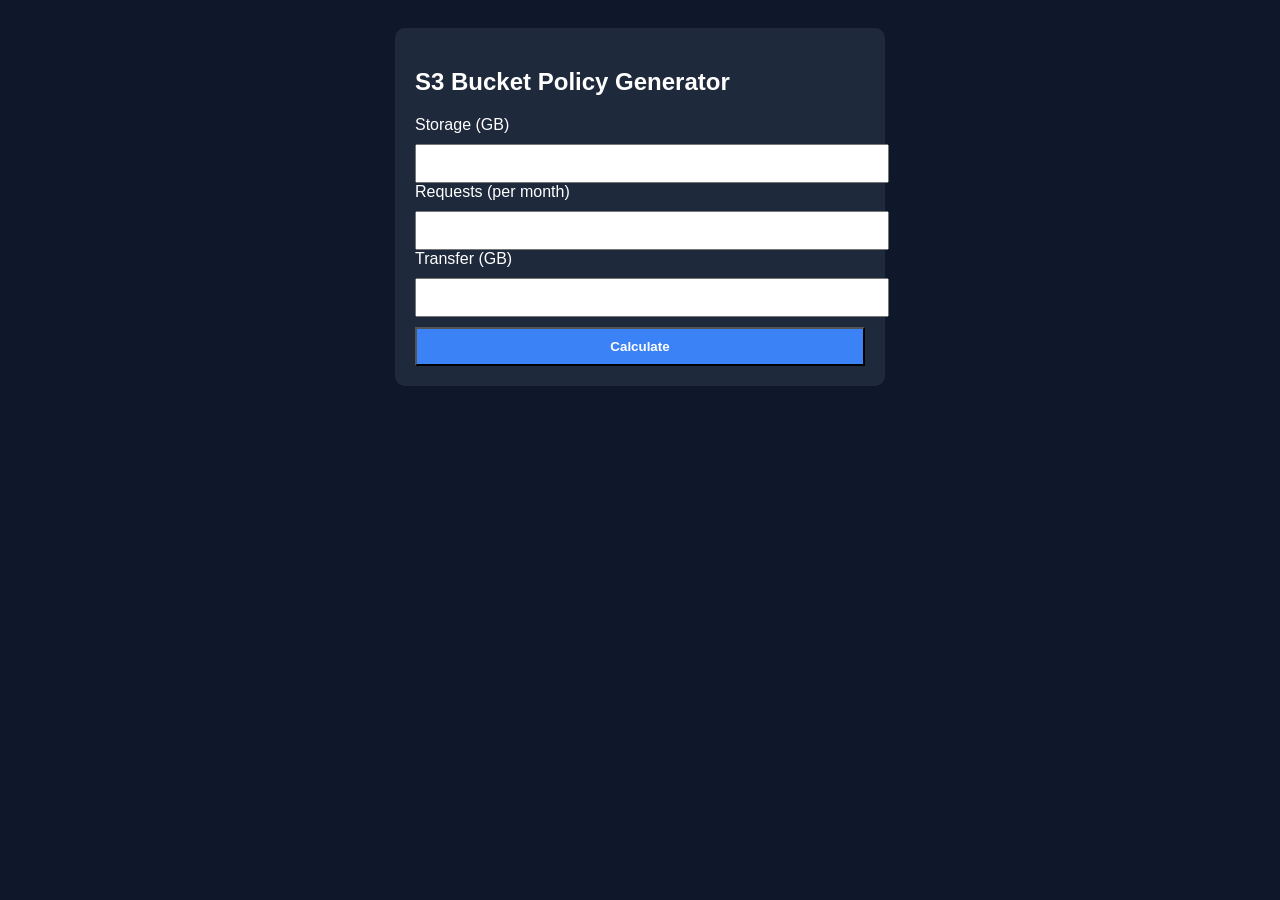
<file: s3_bucket_policy_generator/index.html>
<!DOCTYPE html>
<html>
<head>
<meta charset="UTF-8">
<title>s3_bucket_policy_generator</title>
<link rel="stylesheet" href="styles.css">
</head>
<body>
<div class="container">
<h2>S3 Bucket Policy Generator</h2>

<label>Storage (GB)</label>
<input id="a" type="number">

<label>Requests (per month)</label>
<input id="b" type="number">

<label>Transfer (GB)</label>
<input id="c" type="number">

<button onclick="calc()">Calculate</button>

<div id="result"></div>
</div>

<script src="script.js"></script>
</body>
</html>
</file>
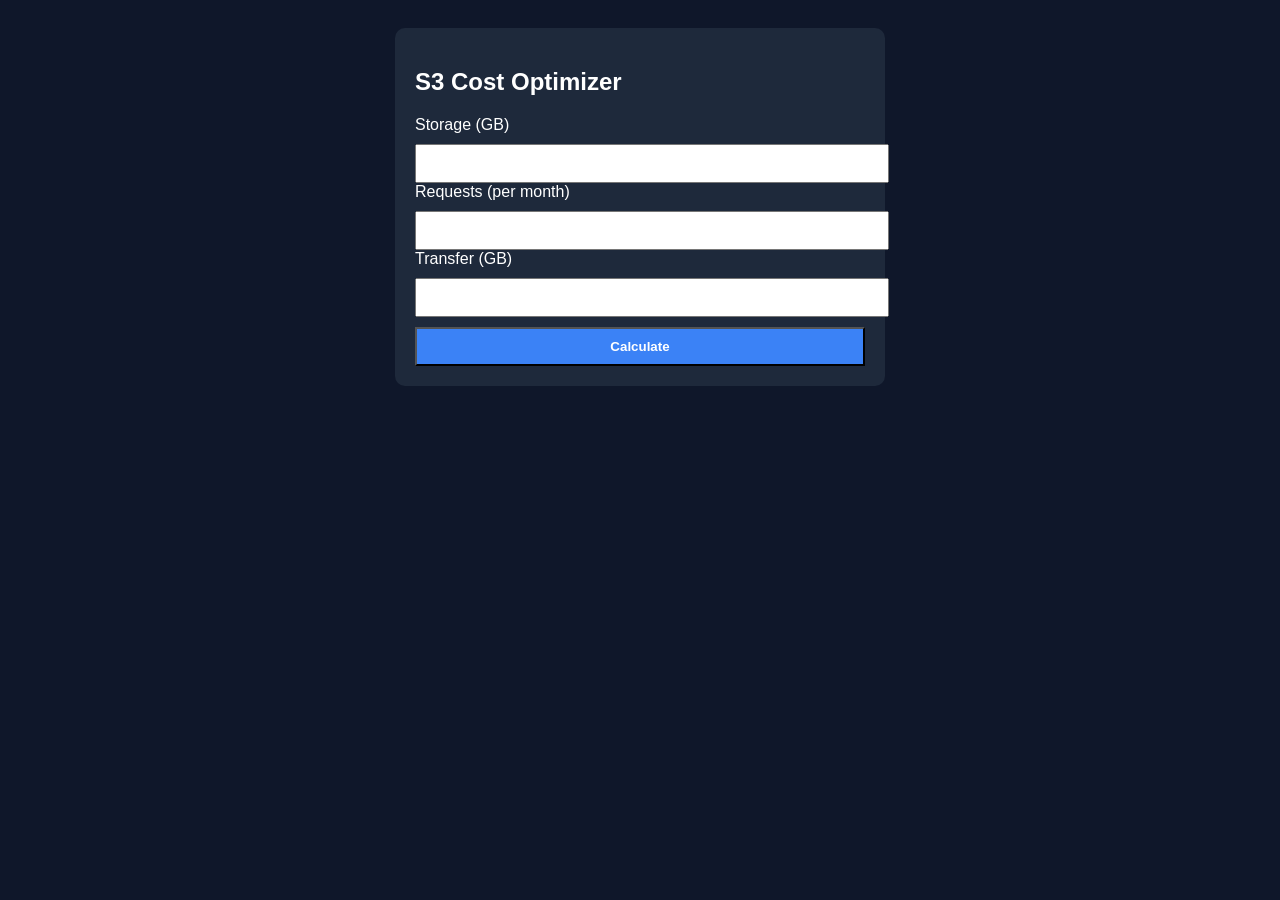
<file: s3_cost_optimizer/index.html>
<!DOCTYPE html>
<html>
<head>
<meta charset="UTF-8">
<title>s3_cost_optimizer</title>
<link rel="stylesheet" href="styles.css">
</head>
<body>
<div class="container">
<h2>S3 Cost Optimizer</h2>

<label>Storage (GB)</label>
<input id="a" type="number">

<label>Requests (per month)</label>
<input id="b" type="number">

<label>Transfer (GB)</label>
<input id="c" type="number">

<button onclick="calc()">Calculate</button>

<div id="result"></div>
</div>

<script src="script.js"></script>
</body>
</html>
</file>
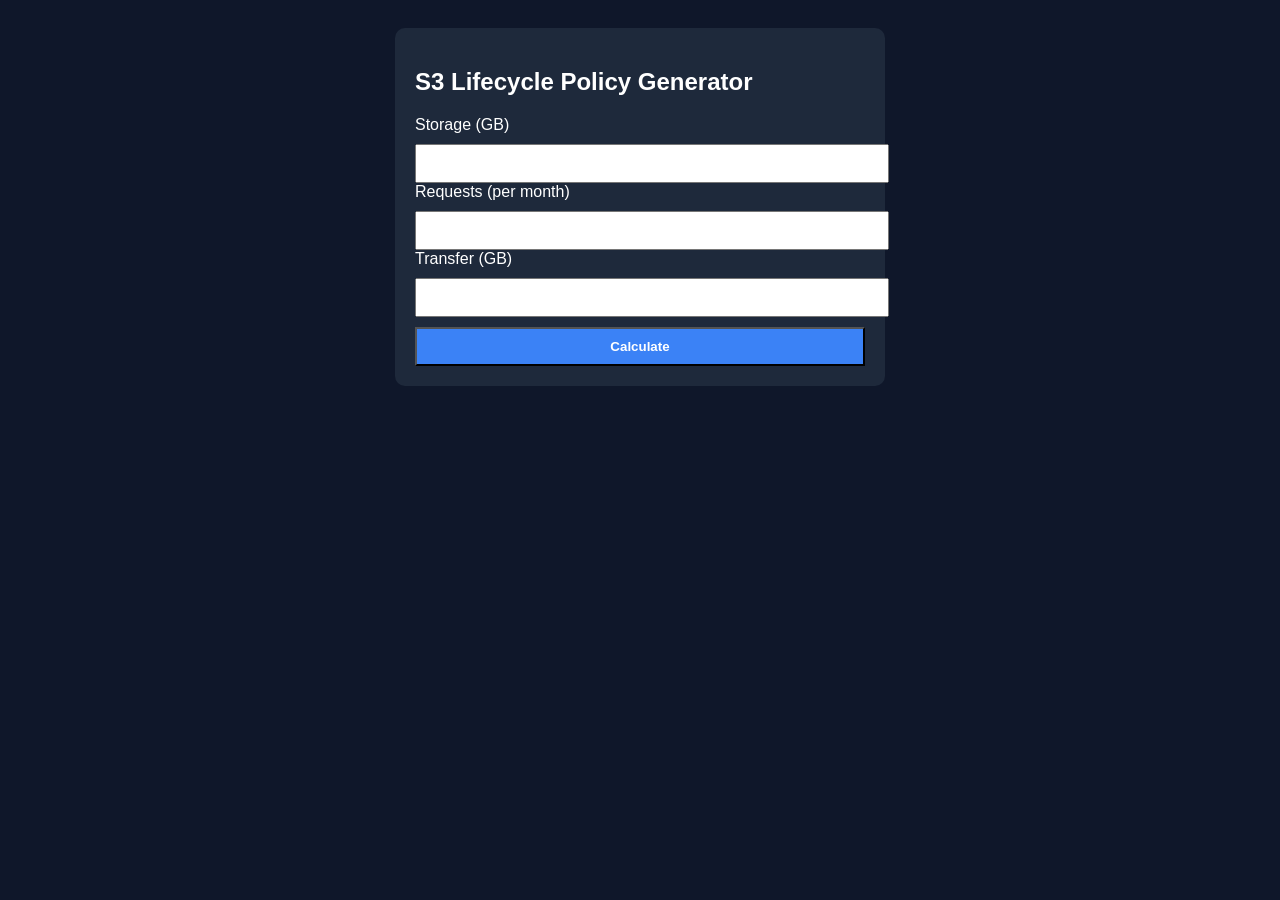
<file: s3_lifecycle_policy_generator/index.html>
<!DOCTYPE html>
<html>
<head>
<meta charset="UTF-8">
<title>s3_lifecycle_policy_generator</title>
<link rel="stylesheet" href="styles.css">
</head>
<body>
<div class="container">
<h2>S3 Lifecycle Policy Generator</h2>

<label>Storage (GB)</label>
<input id="a" type="number">

<label>Requests (per month)</label>
<input id="b" type="number">

<label>Transfer (GB)</label>
<input id="c" type="number">

<button onclick="calc()">Calculate</button>

<div id="result"></div>
</div>

<script src="script.js"></script>
</body>
</html>
</file>
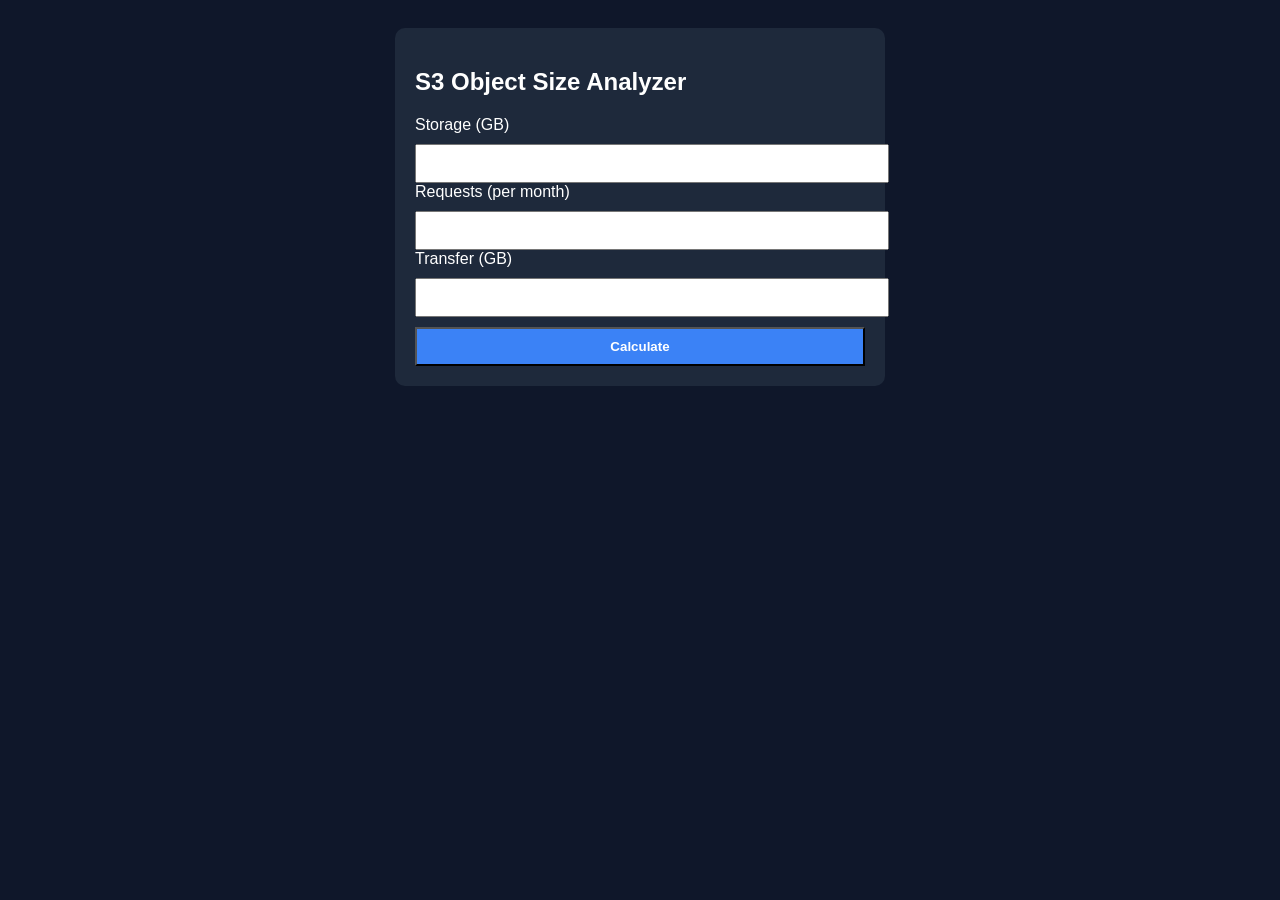
<file: s3_object_size_analyzer/index.html>
<!DOCTYPE html>
<html>
<head>
<meta charset="UTF-8">
<title>s3_object_size_analyzer</title>
<link rel="stylesheet" href="styles.css">
</head>
<body>
<div class="container">
<h2>S3 Object Size Analyzer</h2>

<label>Storage (GB)</label>
<input id="a" type="number">

<label>Requests (per month)</label>
<input id="b" type="number">

<label>Transfer (GB)</label>
<input id="c" type="number">

<button onclick="calc()">Calculate</button>

<div id="result"></div>
</div>

<script src="script.js"></script>
</body>
</html>
</file>
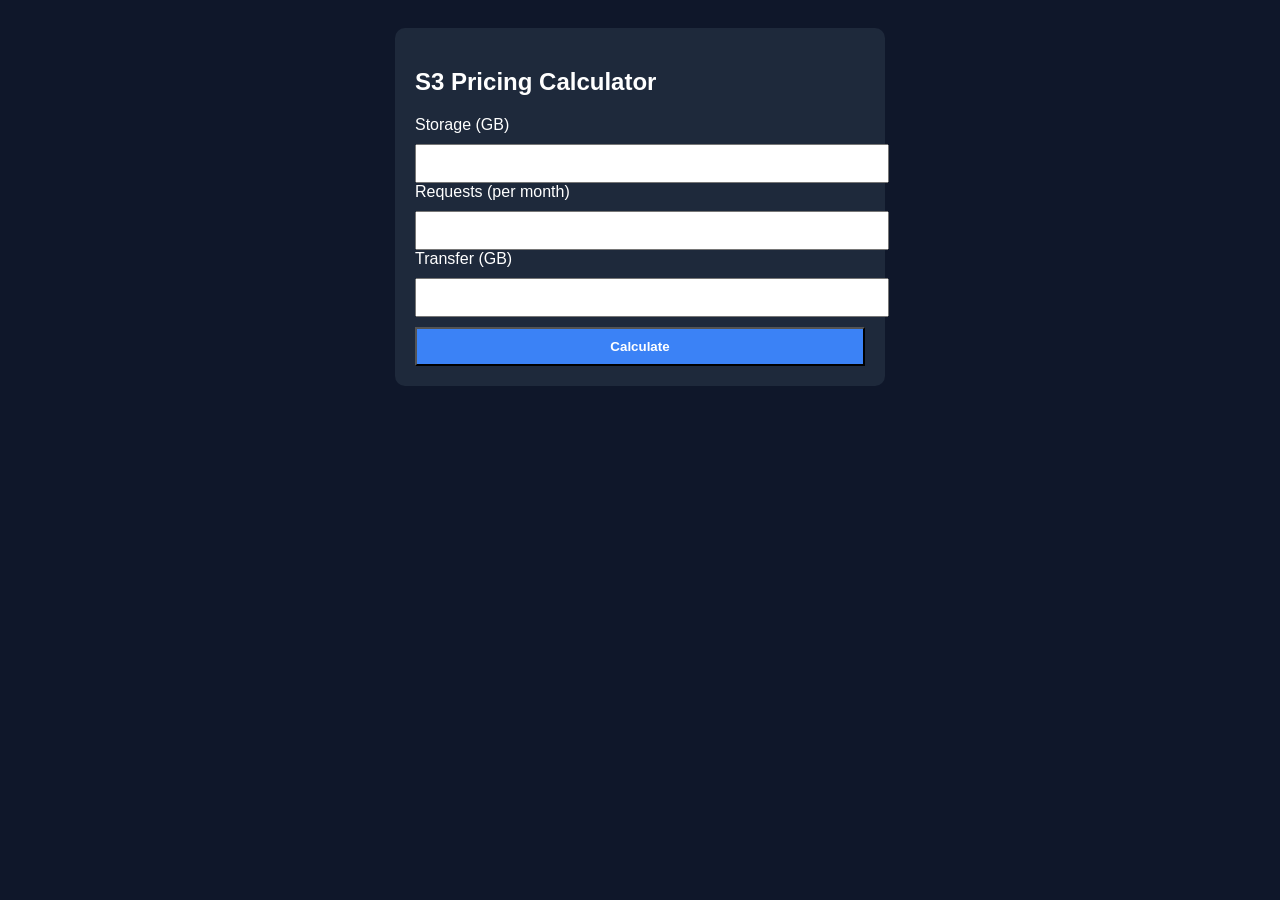
<file: s3_pricing_calculator/index.html>
<!DOCTYPE html>
<html>
<head>
<meta charset="UTF-8">
<title>s3_pricing_calculator</title>
<link rel="stylesheet" href="styles.css">
</head>
<body>
<div class="container">
<h2>S3 Pricing Calculator</h2>

<label>Storage (GB)</label>
<input id="a" type="number">

<label>Requests (per month)</label>
<input id="b" type="number">

<label>Transfer (GB)</label>
<input id="c" type="number">

<button onclick="calc()">Calculate</button>

<div id="result"></div>
</div>

<script src="script.js"></script>
</body>
</html>
</file>
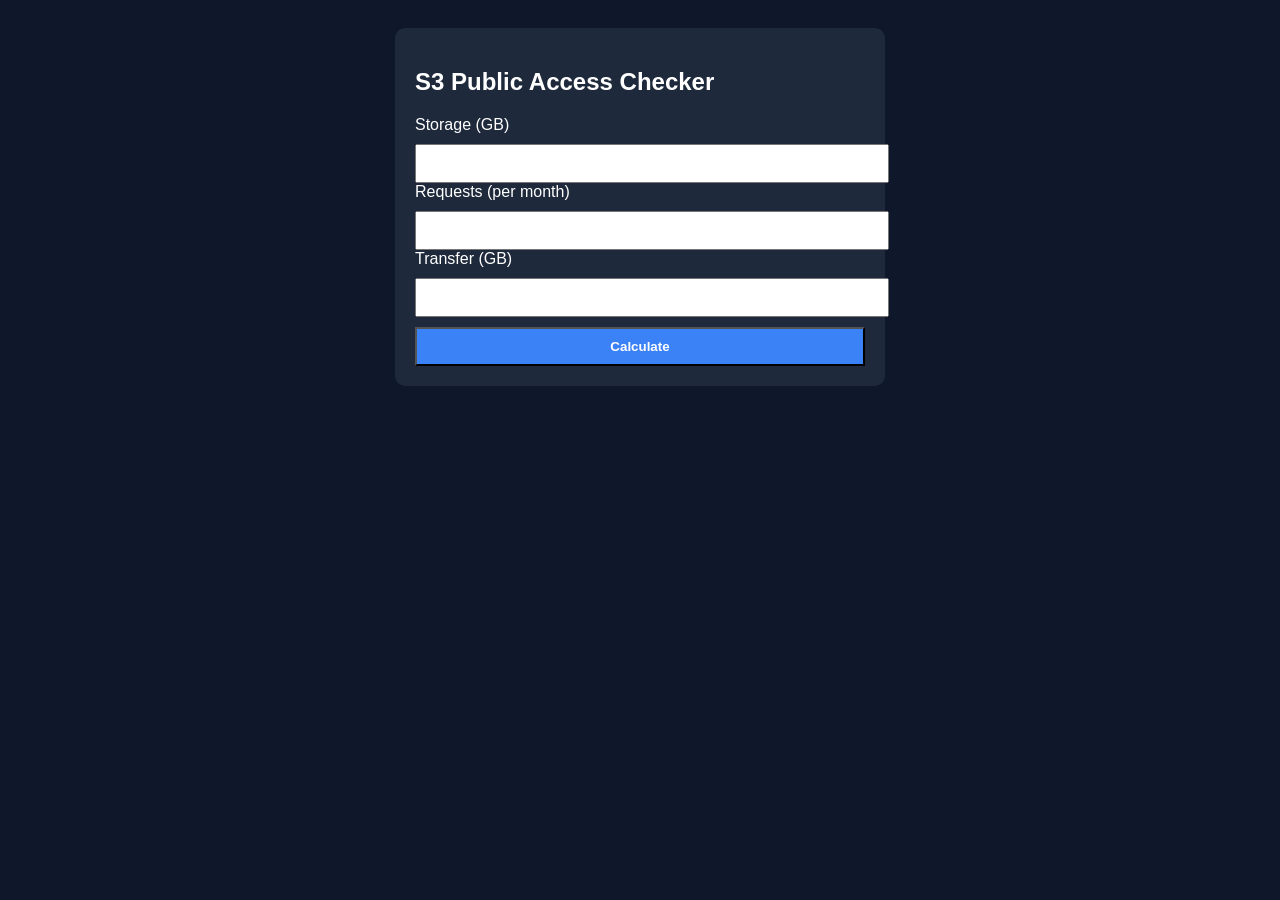
<file: s3_public_access_checker/index.html>
<!DOCTYPE html>
<html>
<head>
<meta charset="UTF-8">
<title>s3_public_access_checker</title>
<link rel="stylesheet" href="styles.css">
</head>
<body>
<div class="container">
<h2>S3 Public Access Checker</h2>

<label>Storage (GB)</label>
<input id="a" type="number">

<label>Requests (per month)</label>
<input id="b" type="number">

<label>Transfer (GB)</label>
<input id="c" type="number">

<button onclick="calc()">Calculate</button>

<div id="result"></div>
</div>

<script src="script.js"></script>
</body>
</html>
</file>
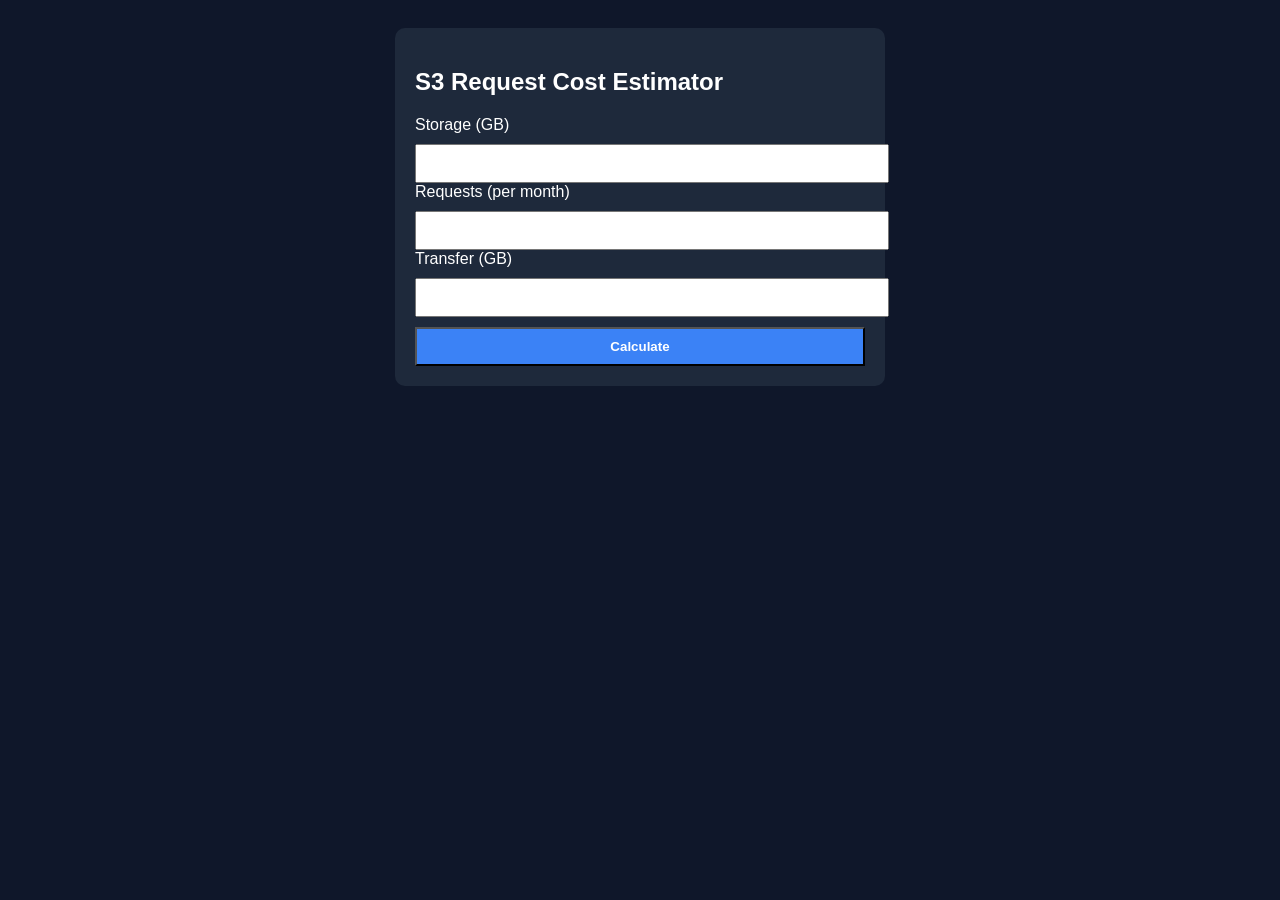
<file: s3_request_cost_estimator/index.html>
<!DOCTYPE html>
<html>
<head>
<meta charset="UTF-8">
<title>s3_request_cost_estimator</title>
<link rel="stylesheet" href="styles.css">
</head>
<body>
<div class="container">
<h2>S3 Request Cost Estimator</h2>

<label>Storage (GB)</label>
<input id="a" type="number">

<label>Requests (per month)</label>
<input id="b" type="number">

<label>Transfer (GB)</label>
<input id="c" type="number">

<button onclick="calc()">Calculate</button>

<div id="result"></div>
</div>

<script src="script.js"></script>
</body>
</html>
</file>
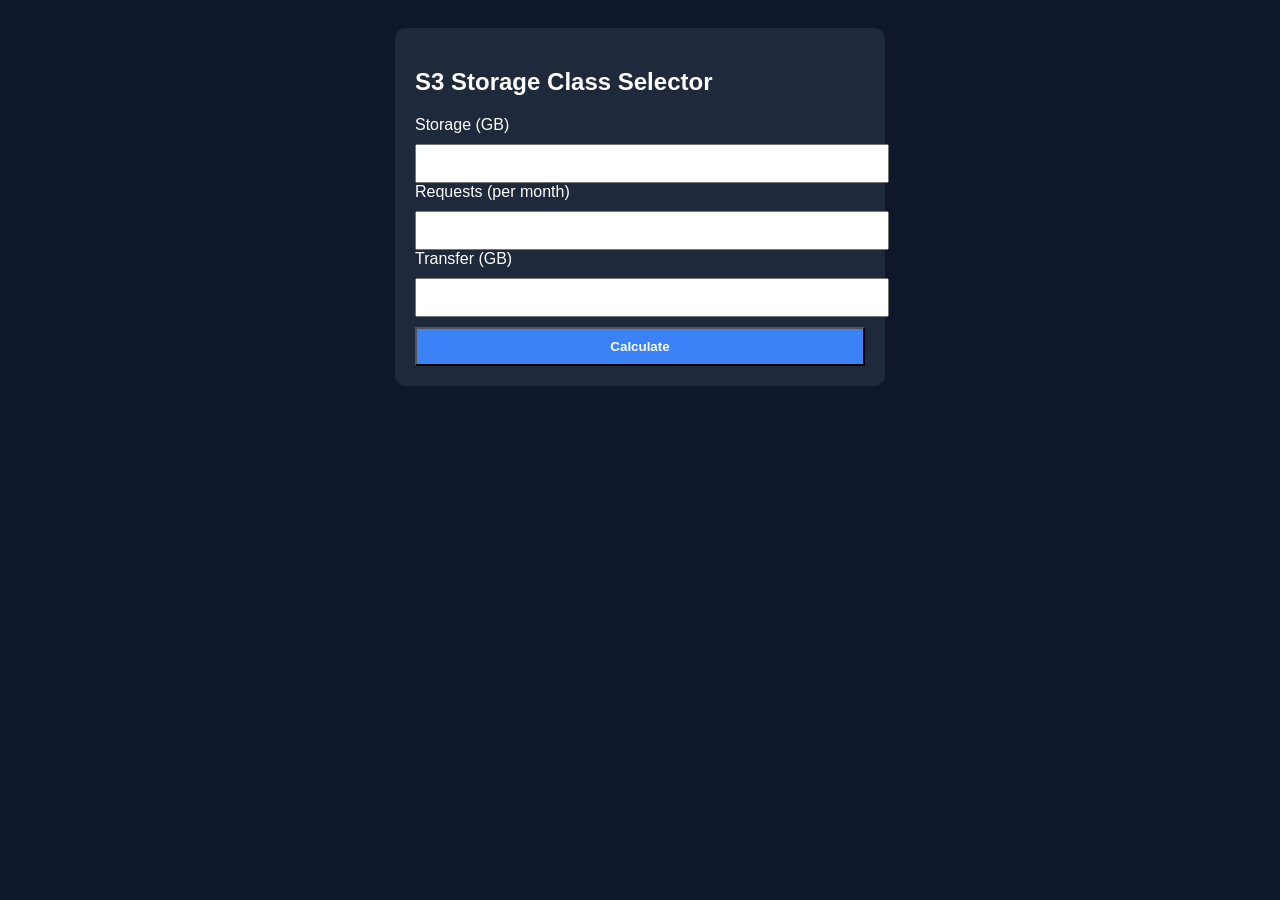
<file: s3_storage_class_selector/index.html>
<!DOCTYPE html>
<html>
<head>
<meta charset="UTF-8">
<title>s3_storage_class_selector</title>
<link rel="stylesheet" href="styles.css">
</head>
<body>
<div class="container">
<h2>S3 Storage Class Selector</h2>

<label>Storage (GB)</label>
<input id="a" type="number">

<label>Requests (per month)</label>
<input id="b" type="number">

<label>Transfer (GB)</label>
<input id="c" type="number">

<button onclick="calc()">Calculate</button>

<div id="result"></div>
</div>

<script src="script.js"></script>
</body>
</html>
</file>
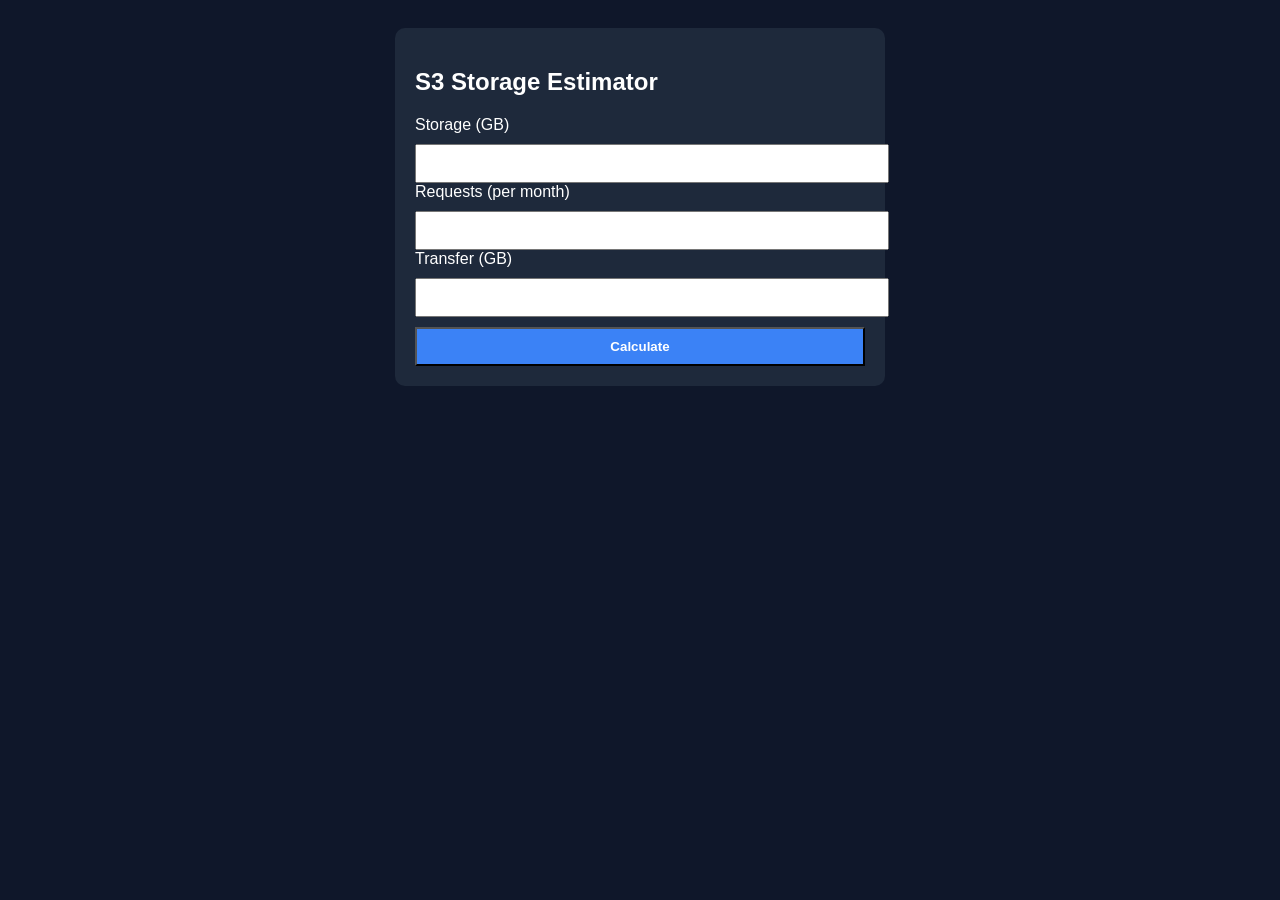
<file: s3_storage_estimator/index.html>
<!DOCTYPE html>
<html>
<head>
<meta charset="UTF-8">
<title>s3_storage_estimator</title>
<link rel="stylesheet" href="styles.css">
</head>
<body>
<div class="container">
<h2>S3 Storage Estimator</h2>

<label>Storage (GB)</label>
<input id="a" type="number">

<label>Requests (per month)</label>
<input id="b" type="number">

<label>Transfer (GB)</label>
<input id="c" type="number">

<button onclick="calc()">Calculate</button>

<div id="result"></div>
</div>

<script src="script.js"></script>
</body>
</html>
</file>
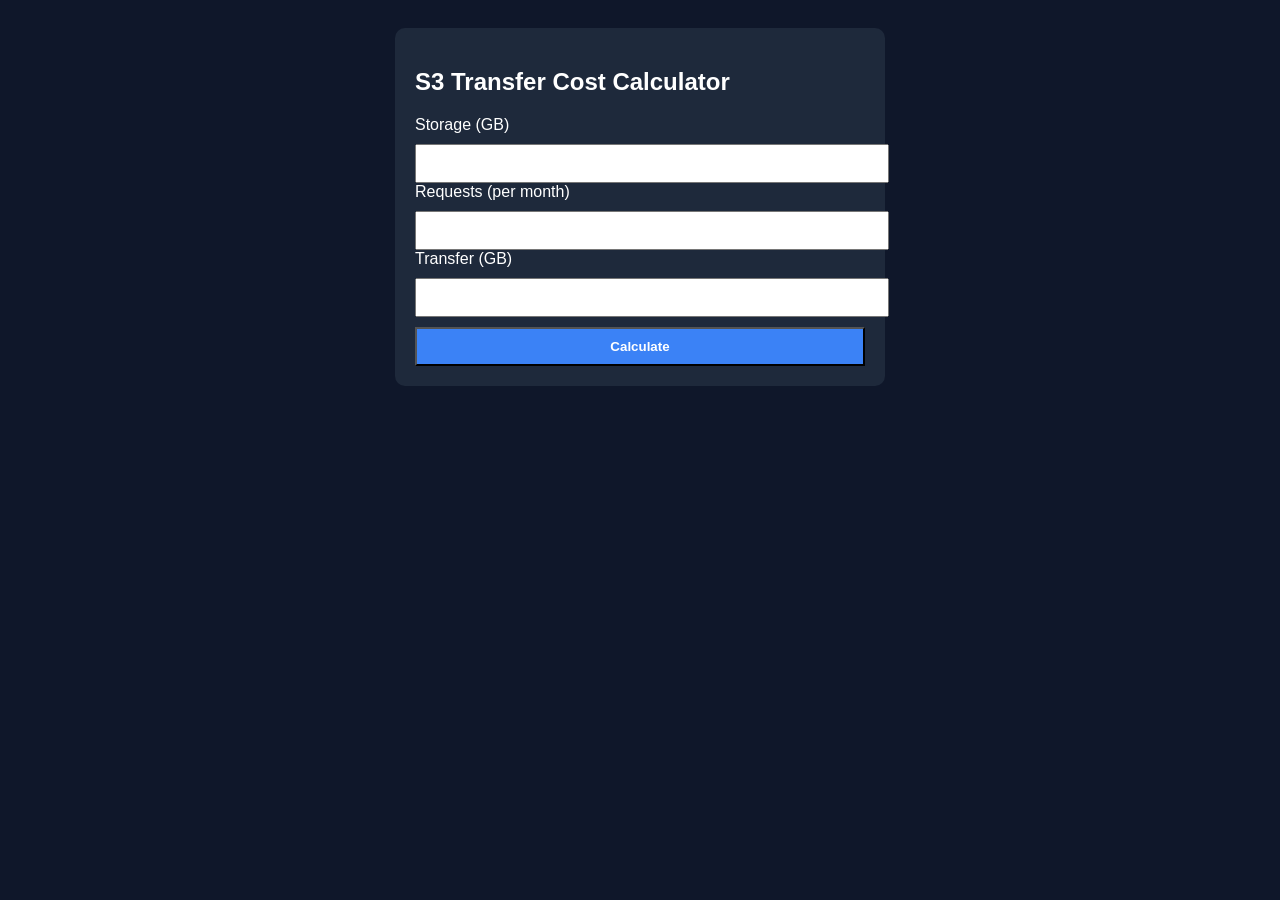
<file: s3_transfer_cost_calculator/index.html>
<!DOCTYPE html>
<html>
<head>
<meta charset="UTF-8">
<title>s3_transfer_cost_calculator</title>
<link rel="stylesheet" href="styles.css">
</head>
<body>
<div class="container">
<h2>S3 Transfer Cost Calculator</h2>

<label>Storage (GB)</label>
<input id="a" type="number">

<label>Requests (per month)</label>
<input id="b" type="number">

<label>Transfer (GB)</label>
<input id="c" type="number">

<button onclick="calc()">Calculate</button>

<div id="result"></div>
</div>

<script src="script.js"></script>
</body>
</html>
</file>
<file: s3_bucket_policy_generator/styles.css>
body{font-family:Arial;background:#0f172a;color:#fff;padding:20px;}
.container{max-width:450px;margin:auto;background:#1e293b;padding:20px;border-radius:10px;}
input,button{width:100%;margin-top:10px;padding:10px;}
button{background:#3b82f6;color:#fff;font-weight:bold;}
</file>
<file: s3_cost_optimizer/styles.css>
body{font-family:Arial;background:#0f172a;color:#fff;padding:20px;}
.container{max-width:450px;margin:auto;background:#1e293b;padding:20px;border-radius:10px;}
input,button{width:100%;margin-top:10px;padding:10px;}
button{background:#3b82f6;color:#fff;font-weight:bold;}
</file>
<file: s3_lifecycle_policy_generator/styles.css>
body{font-family:Arial;background:#0f172a;color:#fff;padding:20px;}
.container{max-width:450px;margin:auto;background:#1e293b;padding:20px;border-radius:10px;}
input,button{width:100%;margin-top:10px;padding:10px;}
button{background:#3b82f6;color:#fff;font-weight:bold;}
</file>
<file: s3_object_size_analyzer/styles.css>
body{font-family:Arial;background:#0f172a;color:#fff;padding:20px;}
.container{max-width:450px;margin:auto;background:#1e293b;padding:20px;border-radius:10px;}
input,button{width:100%;margin-top:10px;padding:10px;}
button{background:#3b82f6;color:#fff;font-weight:bold;}
</file>
<file: s3_pricing_calculator/styles.css>
body{font-family:Arial;background:#0f172a;color:#fff;padding:20px;}
.container{max-width:450px;margin:auto;background:#1e293b;padding:20px;border-radius:10px;}
input,button{width:100%;margin-top:10px;padding:10px;}
button{background:#3b82f6;color:#fff;font-weight:bold;}
</file>
<file: s3_public_access_checker/styles.css>
body{font-family:Arial;background:#0f172a;color:#fff;padding:20px;}
.container{max-width:450px;margin:auto;background:#1e293b;padding:20px;border-radius:10px;}
input,button{width:100%;margin-top:10px;padding:10px;}
button{background:#3b82f6;color:#fff;font-weight:bold;}
</file>
<file: s3_request_cost_estimator/styles.css>
body{font-family:Arial;background:#0f172a;color:#fff;padding:20px;}
.container{max-width:450px;margin:auto;background:#1e293b;padding:20px;border-radius:10px;}
input,button{width:100%;margin-top:10px;padding:10px;}
button{background:#3b82f6;color:#fff;font-weight:bold;}
</file>
<file: s3_storage_class_selector/styles.css>
body{font-family:Arial;background:#0f172a;color:#fff;padding:20px;}
.container{max-width:450px;margin:auto;background:#1e293b;padding:20px;border-radius:10px;}
input,button{width:100%;margin-top:10px;padding:10px;}
button{background:#3b82f6;color:#fff;font-weight:bold;}
</file>
<file: s3_storage_estimator/styles.css>
body{font-family:Arial;background:#0f172a;color:#fff;padding:20px;}
.container{max-width:450px;margin:auto;background:#1e293b;padding:20px;border-radius:10px;}
input,button{width:100%;margin-top:10px;padding:10px;}
button{background:#3b82f6;color:#fff;font-weight:bold;}
</file>
<file: s3_transfer_cost_calculator/styles.css>
body{font-family:Arial;background:#0f172a;color:#fff;padding:20px;}
.container{max-width:450px;margin:auto;background:#1e293b;padding:20px;border-radius:10px;}
input,button{width:100%;margin-top:10px;padding:10px;}
button{background:#3b82f6;color:#fff;font-weight:bold;}
</file>
